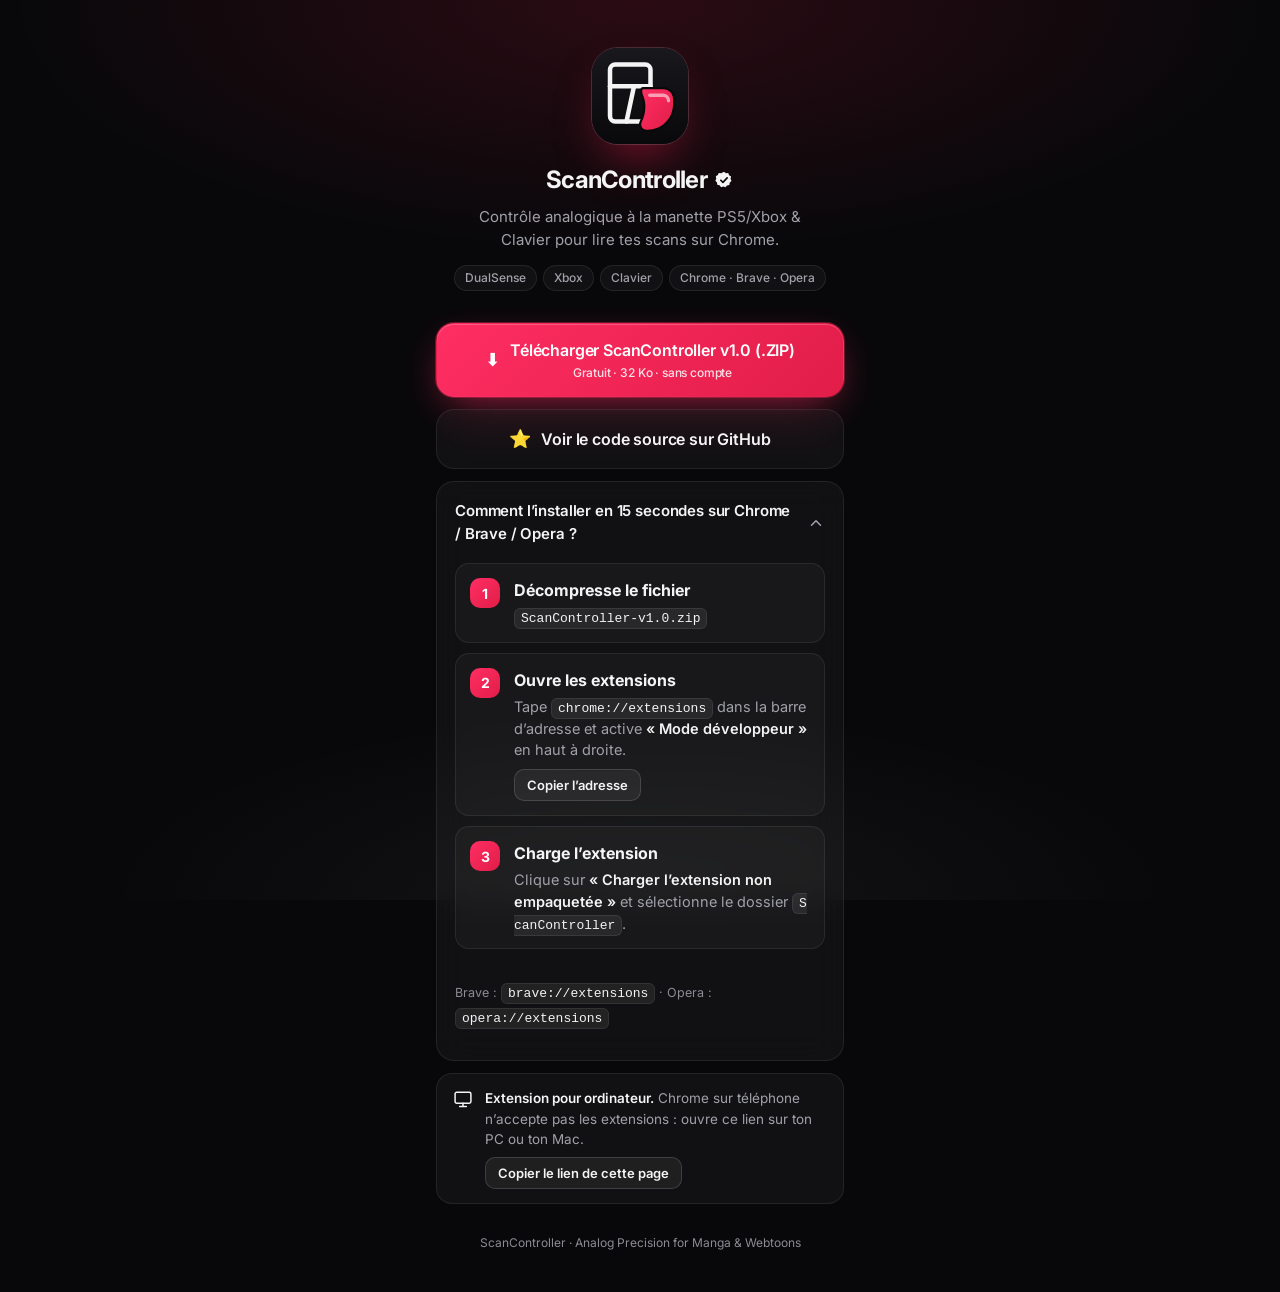
<file: docs/index.html>
<!doctype html>
<html lang="fr">
<head>
  <meta charset="utf-8">
  <meta name="viewport" content="width=device-width, initial-scale=1, viewport-fit=cover">
  <meta name="theme-color" content="#08080A">
  <title>ScanController</title>
  <meta name="description" content="Contrôle analogique à la manette PS5/Xbox & Clavier pour lire tes scans sur Chrome.">
  <meta property="og:title" content="ScanController">
  <meta property="og:description" content="Contrôle analogique à la manette PS5/Xbox & Clavier pour lire tes scans sur Chrome.">
  <meta property="og:image" content="icon-128.png">
  <meta property="og:type" content="website">
  <link rel="icon" type="image/svg+xml" href="logo.svg">
  <link rel="preconnect" href="https://fonts.googleapis.com">
  <link rel="preconnect" href="https://fonts.gstatic.com" crossorigin>
  <link href="https://fonts.googleapis.com/css2?family=Inter:wght@400;500;600;700&display=swap" rel="stylesheet">
  <style>
    :root {
      --bg: #08080A;
      --card: rgba(255, 255, 255, 0.04);
      --card-hover: rgba(255, 255, 255, 0.07);
      --line: rgba(255, 255, 255, 0.08);
      --line-strong: rgba(255, 255, 255, 0.14);
      --text: #F4F4F5;
      --muted: #A1A1AA;
      --dim: #8B8B94;
      --crimson: #E11D48;
      --neon: #FF2E63;
      --ease: cubic-bezier(0.22, 1, 0.36, 1);
    }
    * { box-sizing: border-box; }
    html { -webkit-text-size-adjust: 100%; }
    body {
      margin: 0;
      min-height: 100vh;
      min-height: 100dvh;
      background:
        radial-gradient(70% 40% at 50% 0%, rgba(225, 29, 72, 0.16), transparent 70%),
        radial-gradient(60% 30% at 50% 100%, rgba(226, 232, 240, 0.05), transparent 70%),
        var(--bg);
      background-attachment: fixed;
      color: var(--text);
      font: 16px/1.5 "Inter", ui-sans-serif, system-ui, -apple-system, "Segoe UI", Roboto, sans-serif;
      -webkit-font-smoothing: antialiased;
    }
    a { color: inherit; text-decoration: none; }
    .wrap {
      max-width: 440px;
      margin: 0 auto;
      padding: calc(48px + env(safe-area-inset-top)) 16px calc(40px + env(safe-area-inset-bottom));
      display: flex;
      flex-direction: column;
      gap: 12px;
    }

    /* ---------- profil ---------- */
    .profile { display: flex; flex-direction: column; align-items: center; text-align: center; margin-bottom: 20px; }
    .avatar {
      width: 96px; height: 96px; border-radius: 26px;
      box-shadow: 0 0 0 1px var(--line-strong), 0 24px 48px -16px rgba(225, 29, 72, 0.55);
    }
    .avatar svg { display: block; width: 100%; height: 100%; }
    .name { display: inline-flex; align-items: center; gap: 7px; margin: 18px 0 0; font-size: 24px; font-weight: 700; letter-spacing: -0.03em; }
    .verified { width: 20px; height: 20px; flex: 0 0 auto; }
    .bio { margin: 8px 0 0; max-width: 340px; font-size: 15px; color: var(--muted); }
    .chips { display: flex; gap: 6px; margin-top: 14px; flex-wrap: wrap; justify-content: center; }
    .chip { height: 26px; padding: 0 10px; border-radius: 999px; display: inline-flex; align-items: center; font-size: 12px; font-weight: 500; color: var(--muted); background: var(--card); border: 1px solid var(--line); }

    /* ---------- boutons ---------- */
    .btn {
      position: relative;
      display: flex; align-items: center; justify-content: center; gap: 10px;
      min-height: 60px; padding: 14px 20px; border-radius: 18px;
      font-size: 16px; font-weight: 600; letter-spacing: -0.01em; text-align: center;
      background: var(--card); border: 1px solid var(--line);
      backdrop-filter: blur(16px); -webkit-backdrop-filter: blur(16px);
      transition: transform 0.2s var(--ease), background 0.2s var(--ease), border-color 0.2s var(--ease), box-shadow 0.3s var(--ease);
      -webkit-tap-highlight-color: transparent;
    }
    .btn:hover { background: var(--card-hover); border-color: var(--line-strong); }
    .btn:active { transform: scale(0.98); }
    .btn:focus-visible { outline: 2px solid var(--neon); outline-offset: 3px; }
    .btn-primary {
      min-height: 68px;
      background: linear-gradient(135deg, #FF2E63 0%, #E11D48 100%);
      border-color: transparent;
      color: #fff;
      box-shadow: 0 0 0 1px rgba(255, 46, 99, 0.35), 0 14px 40px -12px rgba(255, 46, 99, 0.65), inset 0 1px 0 rgba(255, 255, 255, 0.22);
    }
    .btn-primary:hover { background: linear-gradient(135deg, #FF4373 0%, #E8264F 100%); box-shadow: 0 0 0 1px rgba(255, 46, 99, 0.45), 0 18px 50px -12px rgba(255, 46, 99, 0.8), inset 0 1px 0 rgba(255, 255, 255, 0.22); }
    .btn-primary small { display: block; font-size: 12px; font-weight: 500; opacity: 0.85; margin-top: 2px; }
    .btn-glyph { font-size: 18px; line-height: 1; }

    /* ---------- note mobile ---------- */
    .note {
      display: flex; gap: 12px; align-items: flex-start;
      padding: 14px 16px; border-radius: 16px;
      background: var(--card); border: 1px solid var(--line);
      font-size: 13.5px; color: var(--muted);
    }
    .note svg { width: 20px; height: 20px; flex: 0 0 auto; margin-top: 1px; color: var(--text); }
    .note b { color: var(--text); font-weight: 600; }
    .copy {
      margin-top: 8px; height: 32px; padding: 0 12px; border-radius: 10px;
      font: 600 13px "Inter", sans-serif; color: var(--text); cursor: pointer;
      background: rgba(255, 255, 255, 0.06); border: 1px solid var(--line-strong);
    }
    .copy:focus-visible { outline: 2px solid var(--neon); outline-offset: 2px; }

    /* ---------- tuto ---------- */
    details {
      border-radius: 18px; background: var(--card); border: 1px solid var(--line);
      backdrop-filter: blur(16px); -webkit-backdrop-filter: blur(16px);
      overflow: hidden;
    }
    summary {
      list-style: none; cursor: pointer;
      display: flex; align-items: center; gap: 12px;
      padding: 18px 18px; font-size: 15px; font-weight: 600; letter-spacing: -0.01em;
      -webkit-tap-highlight-color: transparent;
    }
    summary::-webkit-details-marker { display: none; }
    summary:focus-visible { outline: 2px solid var(--neon); outline-offset: -2px; border-radius: 18px; }
    .chev { margin-left: auto; width: 18px; height: 18px; flex: 0 0 auto; color: var(--muted); transition: transform 0.3s var(--ease); }
    details[open] .chev { transform: rotate(180deg); }
    .steps { list-style: none; margin: 0; padding: 0 18px 18px; display: flex; flex-direction: column; gap: 10px; counter-reset: step; }
    .step { display: flex; gap: 14px; align-items: flex-start; padding: 14px; border-radius: 14px; background: rgba(255, 255, 255, 0.03); border: 1px solid var(--line); }
    .step-num {
      counter-increment: step; flex: 0 0 auto;
      width: 30px; height: 30px; border-radius: 10px; display: grid; place-items: center;
      font-size: 14px; font-weight: 700; color: #fff;
      background: linear-gradient(135deg, #FF2E63 0%, #E11D48 100%);
    }
    .step-num::before { content: counter(step); }
    .step p { margin: 4px 0 0; font-size: 14.5px; color: var(--muted); }
    .step p b { color: var(--text); font-weight: 600; }
    code {
      font: 500 13px ui-monospace, "SF Mono", Menlo, Consolas, monospace;
      padding: 2px 6px; border-radius: 6px; color: var(--text);
      background: rgba(255, 255, 255, 0.07); border: 1px solid var(--line);
      word-break: break-all;
    }
    .browsers { padding: 0 18px 18px; font-size: 12.5px; color: var(--dim); line-height: 2; }
    .browsers code { word-break: normal; white-space: nowrap; }

    footer { margin-top: 18px; text-align: center; font-size: 12px; color: var(--dim); }

    @media (prefers-reduced-motion: reduce) {
      *, *::before, *::after { transition-duration: 0.01ms !important; }
    }
  </style>
</head>
<body>
  <main class="wrap">
    <header class="profile">
      <div class="avatar" aria-hidden="true">
        <svg viewBox="0 0 64 64">
          <defs>
            <linearGradient id="g-crimson" x1="0" y1="0" x2="1" y2="1"><stop offset="0" stop-color="#FF2E63"/><stop offset="1" stop-color="#E11D48"/></linearGradient>
            <linearGradient id="g-tile" x1="0" y1="0" x2="0" y2="1"><stop offset="0" stop-color="#18181D"/><stop offset="1" stop-color="#09090B"/></linearGradient>
          </defs>
          <rect x="0" y="0" width="64" height="64" rx="17" fill="url(#g-tile)"/>
          <g fill="none" stroke="#F4F4F5" stroke-width="3" stroke-linejoin="round" stroke-linecap="round">
            <rect x="12" y="11" width="27" height="38" rx="3.5"/><path d="M12 25.5H39"/><path d="M28 25.5L23 49"/>
          </g>
          <path d="M34 27.5h13.5c3.6 0 6.5 2.9 6.5 6.5v3.5c0 9.4-7.6 17-17 17h-.6c-2.7 0-4.4-2.8-3.2-5.2 1.6-3.1 2.4-6.6 2.4-10.3 0-2.6-.5-5-1.4-7.2C33.4 30 33.3 27.5 34 27.5z" fill="url(#g-crimson)" stroke="#09090B" stroke-width="3" paint-order="stroke"/>
          <path d="M38.5 31.5h8.8c2.2 0 3.7 1.6 3.7 3.7" fill="none" stroke="#FFFFFF" stroke-width="2.2" stroke-linecap="round" stroke-opacity="0.55"/>
        </svg>
      </div>
      <h1 class="name">
        ScanController
        <svg class="verified" viewBox="0 0 24 24" role="img" aria-label="Vérifié">
          <path d="M12 2.2l2.3 1.7 2.8-.2 1 2.6 2.4 1.5-.6 2.8 1 2.7-2.1 1.9-.4 2.8-2.8.5-1.8 2.2-2.6-1-2.7.9-1.8-2.2-2.8-.6-.3-2.8-2-2 1.1-2.6-.5-2.8 2.4-1.5 1.1-2.6 2.8.3z" fill="#F4F4F5"/>
          <path d="M8.2 12.3l2.5 2.5 5.1-5.3" fill="none" stroke="#08080A" stroke-width="2" stroke-linecap="round" stroke-linejoin="round"/>
        </svg>
      </h1>
      <p class="bio">Contrôle analogique à la manette PS5/Xbox &amp; Clavier pour lire tes scans sur Chrome.</p>
      <div class="chips" aria-label="Compatibilité">
        <span class="chip">DualSense</span><span class="chip">Xbox</span><span class="chip">Clavier</span><span class="chip">Chrome · Brave · Opera</span>
      </div>
    </header>

    <a class="btn btn-primary" id="dl" data-gh="release"
       href="https://github.com/YOUR_GITHUB_USER/ScanController/releases/latest/download/ScanController-v1.0.zip">
      <span class="btn-glyph" aria-hidden="true">⬇</span>
      <span>Télécharger ScanController v1.0 (.ZIP)<small>Gratuit · 32 Ko · sans compte</small></span>
    </a>

    <a class="btn" id="src" data-gh="repo" href="https://github.com/YOUR_GITHUB_USER/ScanController" target="_blank" rel="noopener">
      <span class="btn-glyph" aria-hidden="true">⭐</span>
      <span>Voir le code source sur GitHub</span>
    </a>

    <details open>
      <summary>
        Comment l’installer en 15 secondes sur Chrome / Brave / Opera ?
        <svg class="chev" viewBox="0 0 24 24" fill="none" stroke="currentColor" stroke-width="2" stroke-linecap="round" stroke-linejoin="round" aria-hidden="true"><path d="M6 9l6 6 6-6"/></svg>
      </summary>
      <ol class="steps">
        <li class="step"><span class="step-num" aria-hidden="true"></span>
          <div><b>Décompresse le fichier</b><p><code>ScanController-v1.0.zip</code></p></div>
        </li>
        <li class="step"><span class="step-num" aria-hidden="true"></span>
          <div><b>Ouvre les extensions</b>
            <p>Tape <code>chrome://extensions</code> dans la barre d’adresse et active <b>« Mode développeur »</b> en haut à droite.</p>
            <button class="copy" type="button" data-copy="chrome://extensions">Copier l’adresse</button>
          </div>
        </li>
        <li class="step"><span class="step-num" aria-hidden="true"></span>
          <div><b>Charge l’extension</b><p>Clique sur <b>« Charger l’extension non empaquetée »</b> et sélectionne le dossier <code>ScanController</code>.</p></div>
        </li>
      </ol>
      <p class="browsers">Brave : <code>brave://extensions</code> · Opera : <code>opera://extensions</code></p>
    </details>

    <div class="note">
      <svg viewBox="0 0 24 24" fill="none" stroke="currentColor" stroke-width="1.8" stroke-linecap="round" stroke-linejoin="round" aria-hidden="true"><rect x="2.5" y="4" width="19" height="13" rx="2"/><path d="M8 21h8M12 17v4"/></svg>
      <div>
        <b>Extension pour ordinateur.</b> Chrome sur téléphone n’accepte pas les extensions : ouvre ce lien sur ton PC ou ton Mac.
        <br><button class="copy" type="button" id="copy-page">Copier le lien de cette page</button>
      </div>
    </div>

    <footer>ScanController · Analog Precision for Manga &amp; Webtoons</footer>
  </main>

  <script>
    (() => {
      // Sur GitHub Pages (<user>.github.io/ScanController/), les liens pointent automatiquement vers ton compte.
      const host = location.hostname;
      if (/\.github\.io$/i.test(host)) {
        const user = host.split('.')[0];
        const repo = 'https://github.com/' + user + '/ScanController';
        document.getElementById('src').href = repo;
        document.getElementById('dl').href = repo + '/releases/latest/download/ScanController-v1.0.zip';
      }

      function copy(text, btn) {
        const done = () => { const t = btn.textContent; btn.textContent = 'Copié ✓'; setTimeout(() => { btn.textContent = t; }, 1600); };
        if (navigator.clipboard && window.isSecureContext) {
          navigator.clipboard.writeText(text).then(done, () => fallback(text, done));
        } else fallback(text, done);
      }
      function fallback(text, done) {
        const ta = document.createElement('textarea');
        ta.value = text; ta.setAttribute('readonly', ''); ta.style.position = 'fixed'; ta.style.opacity = '0';
        document.body.appendChild(ta); ta.select();
        try { document.execCommand('copy'); done(); } catch (e) { /* rien */ }
        ta.remove();
      }
      document.querySelectorAll('[data-copy]').forEach((b) => b.addEventListener('click', () => copy(b.dataset.copy, b)));
      document.getElementById('copy-page').addEventListener('click', (e) => copy(location.href, e.currentTarget));
    })();
  </script>
</body>
</html>
</file>
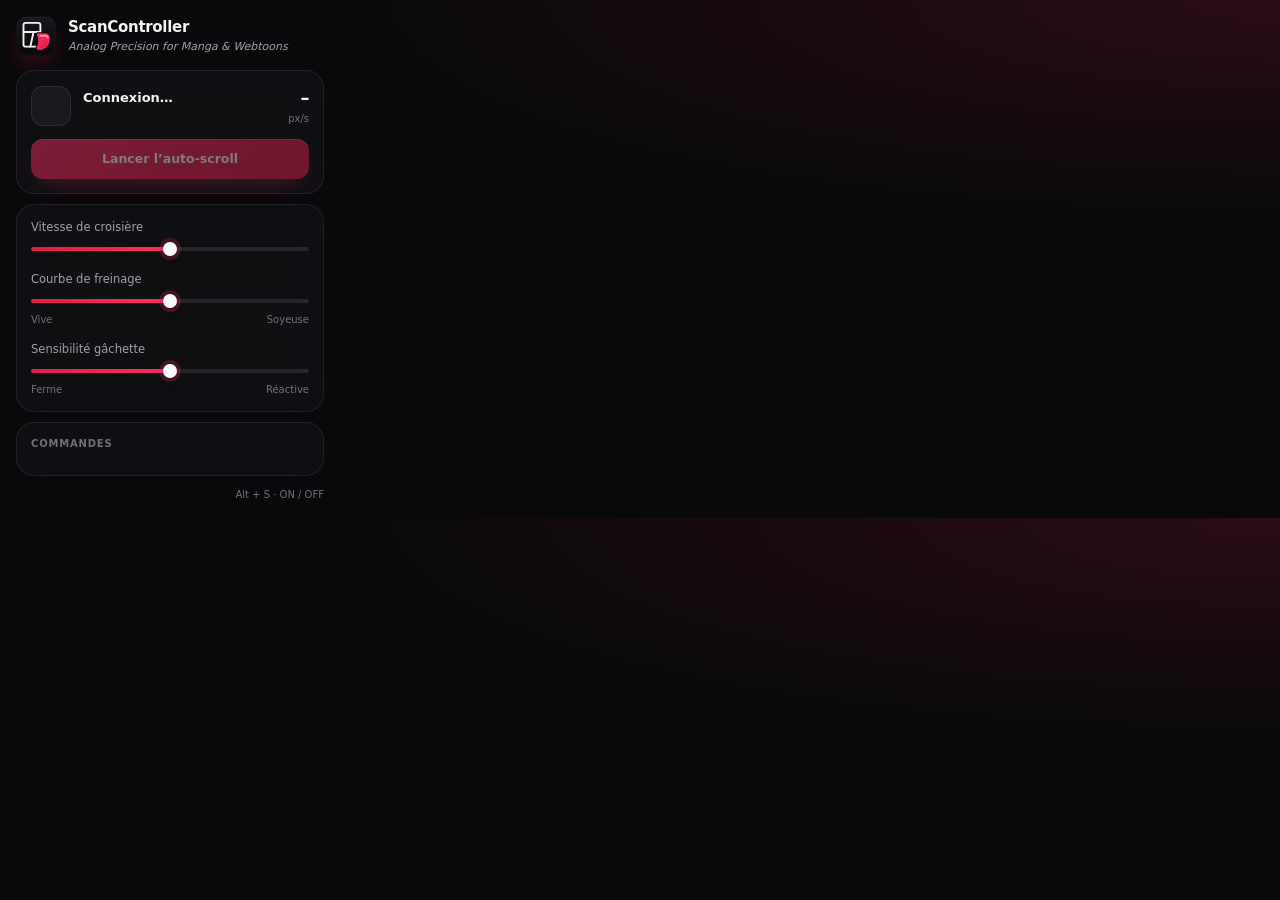
<file: popup.html>
<!doctype html>
<html lang="fr">
<head>
  <meta charset="utf-8">
  <meta name="viewport" content="width=device-width, initial-scale=1">
  <title>ScanController</title>
  <style>
    :root {
      --bg: #09090B;
      --glass: rgba(18, 18, 23, 0.78);
      --line: rgba(255, 255, 255, 0.08);
      --line-strong: rgba(255, 255, 255, 0.14);
      --text: #F4F4F5;
      --muted: #A1A1AA;
      --dim: #71717A;
      --crimson: #E11D48;
      --neon: #FF2E63;
      --grad: linear-gradient(135deg, #FF2E63 0%, #E11D48 100%);
      --ease: cubic-bezier(0.22, 1, 0.36, 1);
    }
    * { box-sizing: border-box; }
    html, body { margin: 0; }
    body {
      width: 340px;
      padding: 16px;
      background:
        radial-gradient(120% 70% at 100% 0%, rgba(225, 29, 72, 0.16), transparent 60%),
        var(--bg);
      color: var(--text);
      font: 12px/1.4 "Inter", ui-sans-serif, system-ui, -apple-system, "Segoe UI", Roboto, Arial, sans-serif;
      -webkit-font-smoothing: antialiased;
    }

    header { display: flex; align-items: center; gap: 12px; margin-bottom: 14px; }
    header img { width: 40px; height: 40px; border-radius: 11px; box-shadow: 0 10px 24px -8px rgba(225, 29, 72, 0.45); }
    header h1 { margin: 0; font-size: 15px; font-weight: 700; letter-spacing: -0.02em; }
    header p { margin: 1px 0 0; font-size: 11px; color: var(--muted); font-style: italic; }

    .card {
      padding: 14px;
      border-radius: 18px;
      border: 1px solid var(--line);
      background: var(--glass);
      backdrop-filter: blur(16px);
    }
    .card + .card { margin-top: 10px; }

    .status { display: flex; align-items: center; gap: 12px; }
    .status-icon {
      width: 40px; height: 40px; flex: 0 0 auto;
      display: grid; place-items: center;
      border-radius: 12px;
      background: rgba(255, 255, 255, 0.05);
      border: 1px solid var(--line);
      color: var(--muted);
    }
    .status-icon svg { width: 22px; height: 22px; fill: none; stroke: currentColor; stroke-width: 1.6; stroke-linecap: round; stroke-linejoin: round; }
    body[data-device="dualsense"] .status-icon,
    body[data-device="xbox"] .status-icon,
    body[data-device="gamepad"] .status-icon { background: var(--grad); color: #fff; border-color: transparent; }
    .status-text { flex: 1; min-width: 0; }
    .status-text b { display: block; font-size: 13px; font-weight: 650; }
    .status-text span { font-size: 11px; color: var(--muted); }
    .live { text-align: right; font-variant-numeric: tabular-nums; }
    .live b { display: block; font-size: 18px; font-weight: 700; letter-spacing: -0.03em; }
    .live span { font-size: 10px; color: var(--dim); }

    .cta {
      margin-top: 12px;
      width: 100%;
      height: 40px;
      border: 0;
      border-radius: 12px;
      background: var(--grad);
      color: #fff;
      font: inherit;
      font-size: 12.5px;
      font-weight: 650;
      cursor: pointer;
      box-shadow: 0 10px 24px -10px rgba(255, 46, 99, 0.7), inset 0 1px 0 rgba(255, 255, 255, 0.2);
      transition: transform 0.2s var(--ease), filter 0.2s var(--ease);
    }
    .cta:hover { filter: brightness(1.08); }
    .cta:active { transform: scale(0.98); }
    .cta:focus-visible { outline: 2px solid rgba(255, 46, 99, 0.7); outline-offset: 2px; }
    body[data-on="true"] .cta { background: rgba(255, 255, 255, 0.08); box-shadow: inset 0 0 0 1px var(--line-strong); }
    .cta:disabled { opacity: 0.45; cursor: not-allowed; }

    .field { display: flex; flex-direction: column; gap: 6px; }
    .field + .field { margin-top: 14px; }
    .field-top { display: flex; justify-content: space-between; color: var(--muted); font-size: 11.5px; }
    .field-top b { color: var(--text); font-weight: 600; font-variant-numeric: tabular-nums; }
    .ends { display: flex; justify-content: space-between; font-size: 10px; color: var(--dim); margin-top: -2px; }
    input[type="range"] {
      --p: 50%;
      -webkit-appearance: none; appearance: none;
      width: 100%; height: 16px; margin: 0; background: transparent; cursor: pointer;
    }
    input[type="range"]:focus { outline: none; }
    input[type="range"]::-webkit-slider-runnable-track {
      height: 4px; border-radius: 999px;
      background: linear-gradient(90deg, #E11D48, #FF2E63) 0 0 / var(--p) 100% no-repeat, rgba(255, 255, 255, 0.1);
    }
    input[type="range"]::-webkit-slider-thumb {
      -webkit-appearance: none; appearance: none;
      width: 14px; height: 14px; margin-top: -5px; border-radius: 50%;
      background: #fff; box-shadow: 0 0 0 4px rgba(255, 46, 99, 0.22), 0 2px 8px rgba(0, 0, 0, 0.5);
    }
    input[type="range"]:focus-visible::-webkit-slider-thumb { box-shadow: 0 0 0 6px rgba(255, 46, 99, 0.35); }

    .keys { display: grid; grid-template-columns: auto 1fr; gap: 6px 12px; font-size: 11px; color: var(--muted); }
    .keys kbd {
      justify-self: start;
      font: inherit; font-size: 10px; font-weight: 650;
      padding: 1px 6px; border-radius: 5px;
      background: rgba(255, 255, 255, 0.06); border: 1px solid var(--line-strong); color: var(--text);
    }
    .section-title { margin: 0 0 10px; font-size: 10px; font-weight: 650; letter-spacing: 0.08em; text-transform: uppercase; color: var(--dim); }

    footer { margin-top: 12px; display: flex; justify-content: space-between; font-size: 10px; color: var(--dim); }
  </style>
</head>
<body data-device="none" data-on="false">
  <header>
    <img src="assets/logo.svg" alt="">
    <div>
      <h1>ScanController</h1>
      <p>Analog Precision for Manga &amp; Webtoons</p>
    </div>
  </header>

  <section class="card">
    <div class="status">
      <div class="status-icon" id="statusIcon"></div>
      <div class="status-text">
        <b id="statusTitle">Connexion…</b>
        <span id="statusSub">&nbsp;</span>
      </div>
      <div class="live"><b id="liveSpeed">–</b><span>px/s</span></div>
    </div>
    <button class="cta" id="toggle" type="button" disabled>Lancer l’auto-scroll</button>
  </section>

  <section class="card">
    <label class="field">
      <span class="field-top"><span>Vitesse de croisière</span><b id="v-cruiseSpeed"></b></span>
      <input type="range" id="cruiseSpeed" min="20" max="600" step="5">
    </label>
    <label class="field">
      <span class="field-top"><span>Courbe de freinage</span><b id="v-softness"></b></span>
      <input type="range" id="softness" min="0" max="100" step="1">
      <span class="ends"><span>Vive</span><span>Soyeuse</span></span>
    </label>
    <label class="field">
      <span class="field-top"><span>Sensibilité gâchette</span><b id="v-sensitivity"></b></span>
      <input type="range" id="sensitivity" min="0" max="100" step="1">
      <span class="ends"><span>Ferme</span><span>Réactive</span></span>
    </label>
  </section>

  <section class="card">
    <p class="section-title">Commandes</p>
    <div class="keys" id="keys"></div>
  </section>

  <footer><span id="version"></span><span>Alt + S · ON / OFF</span></footer>

  <script src="popup.js"></script>
</body>
</html>
</file>
